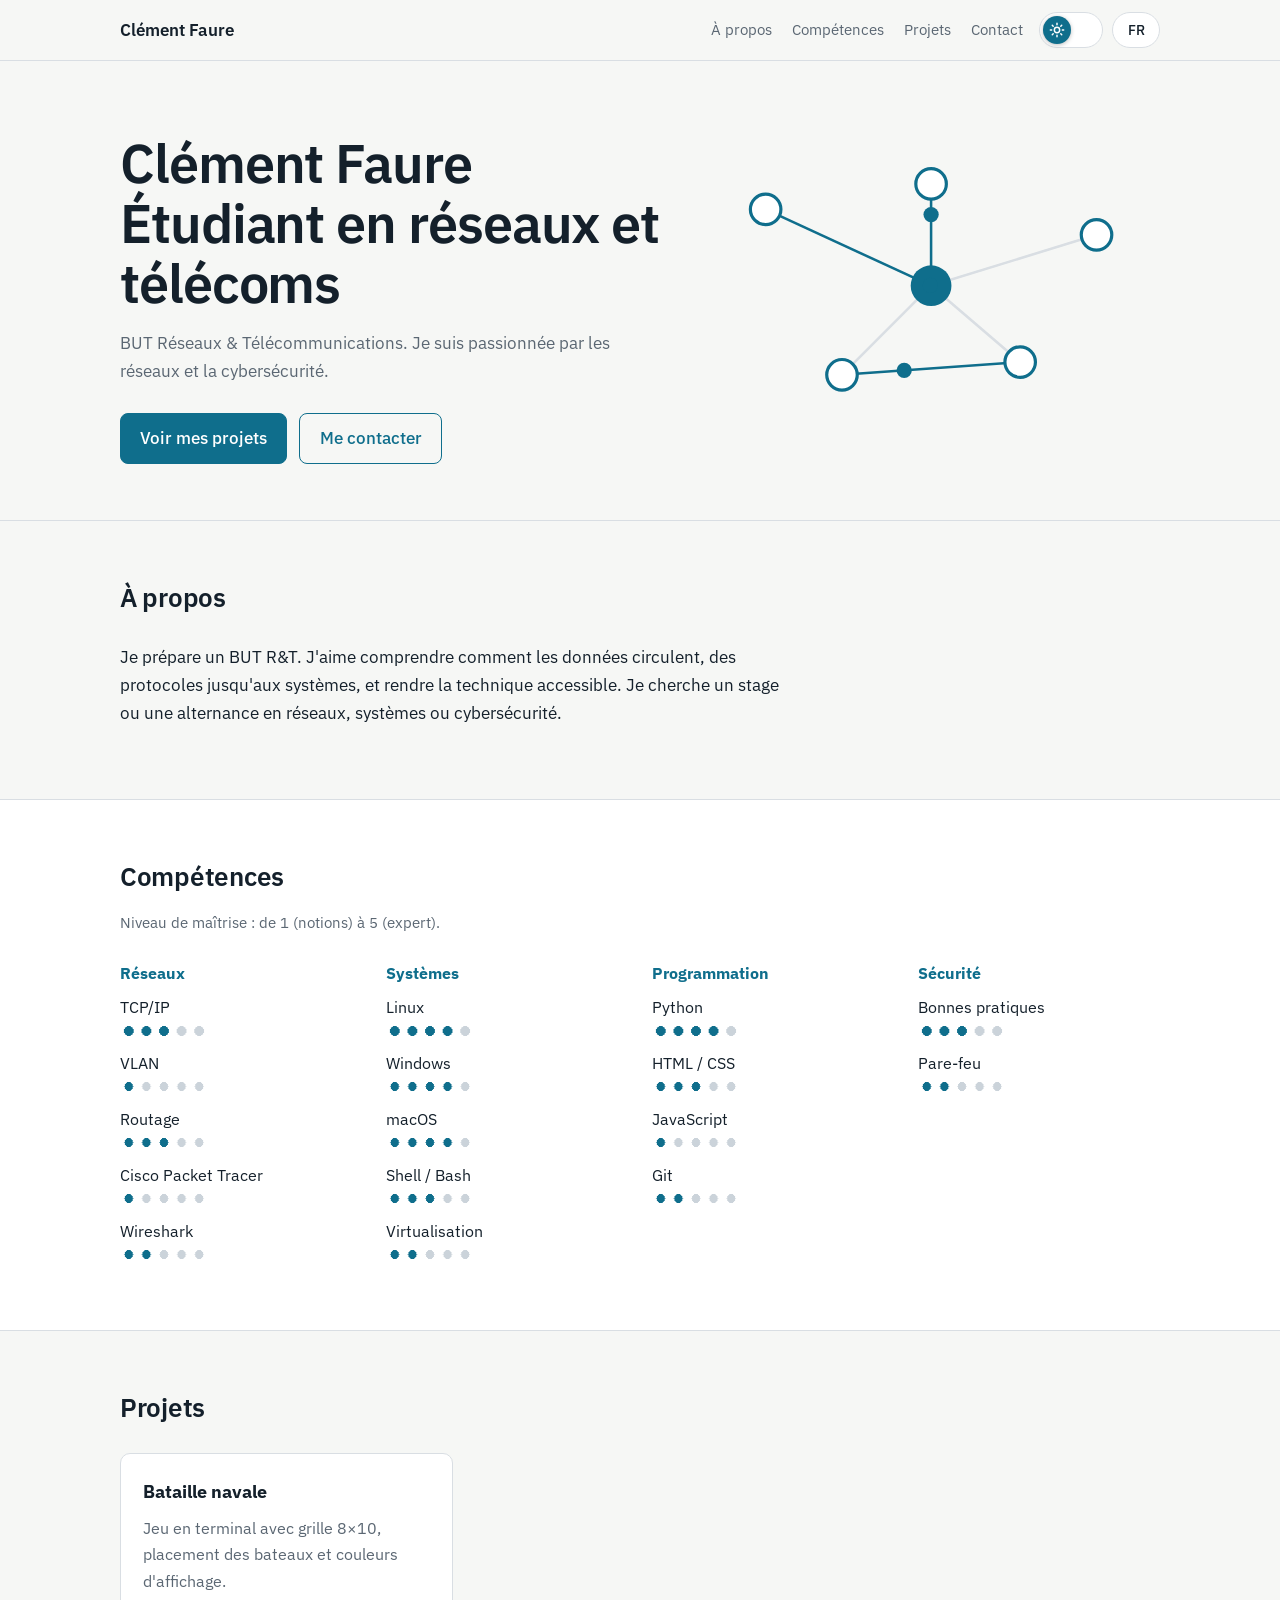
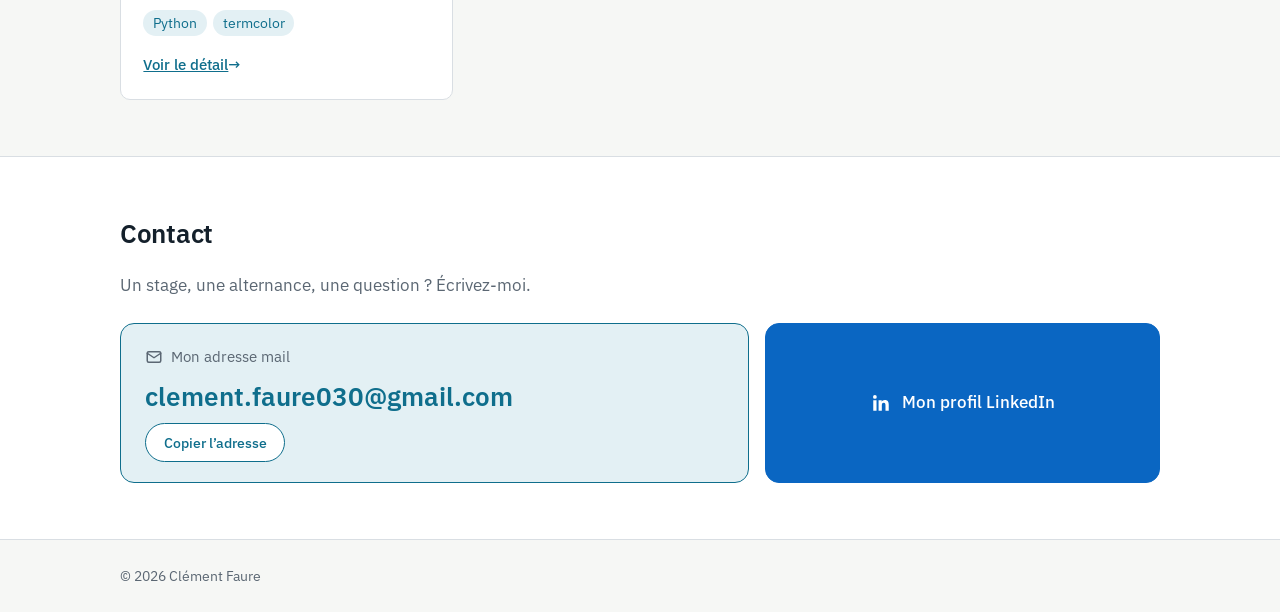
<file: index.html>
<!DOCTYPE html>
<html lang="fr" data-title-fr="Clément Faure – Portfolio R&T" data-title-en="Clément Faure – Networks & Telecom Portfolio">
<head>
<meta charset="utf-8">
<meta name="viewport" content="width=device-width, initial-scale=1">
<title>Clément Faure – Portfolio R&T</title>
<meta name="description" content="Portfolio BUT Réseaux & Télécommunications">
<link rel="preconnect" href="https://fonts.googleapis.com">
<link rel="preconnect" href="https://fonts.gstatic.com" crossorigin>
<link href="https://fonts.googleapis.com/css2?family=IBM+Plex+Sans:wght@400;500;600&display=swap" rel="stylesheet">
<link rel="stylesheet" href="style.css">
</head>
<body>

<header>
  <div class="wrap bar">
    <a class="logo" href="#top">Clément Faure</a>
    <nav aria-label="Navigation">
      <a href="#about"><span class="fr">À propos</span><span class="en">About</span></a>
      <a href="#skills"><span class="fr">Compétences</span><span class="en">Skills</span></a>
      <a href="#projects"><span class="fr">Projets</span><span class="en">Projects</span></a>
      <a href="#contact">Contact</a>
    </nav>
    <button id="lang" type="button" aria-label="Passer en anglais / Switch to English">FR</button>
  </div>
</header>

<main id="top">

  <!-- ===== ACCUEIL ===== -->
  <div class="wrap hero">
    <div>
      <h1>
        <span class="fr">Clément Faure<br>Étudiant en réseaux et télécoms</span>
        <span class="en">Clément Faure<br>Networks &amp; Telecom student</span>
      </h1>
      <p>
        <span class="fr">BUT Réseaux &amp; Télécommunications. Je suis passionnée par les réseaux et la cybersécurité.</span>
        <span class="en">BUT in Networks &amp; Telecommunications. I am passionate about networks and cybersecurity.</span>
      </p>
      <div class="btns">
        <a class="btn primary" href="#projects"><span class="fr">Voir mes projets</span><span class="en">See my projects</span></a>
        <a class="btn" href="#contact"><span class="fr">Me contacter</span><span class="en">Contact me</span></a>
      </div>
    </div>
    <svg class="topo" viewBox="0 0 360 260" role="img"
         aria-label="Schéma d'un réseau en étoile / Star network diagram">
      <line x1="50" y1="60" x2="180" y2="120"/><line x1="180" y1="40" x2="180" y2="120"/>
      <line x1="310" y1="80" x2="180" y2="120"/><line x1="110" y1="190" x2="180" y2="120"/>
      <line x1="250" y1="180" x2="180" y2="120"/><line x1="110" y1="190" x2="250" y2="180"/>
      <circle class="n" cx="50" cy="60" r="12"/><circle class="n" cx="180" cy="40" r="12"/>
      <circle class="n" cx="310" cy="80" r="12"/><circle class="n" cx="110" cy="190" r="12"/>
      <circle class="n" cx="250" cy="180" r="12"/>
      <circle class="hub" cx="180" cy="120" r="16"/>
      <circle class="packet" cx="0" cy="0" r="6"/>
    </svg>
  </div>

  <!-- ===== À PROPOS ===== -->
  <section id="about" class="about">
  <div class="wrap">
    <h2><span class="fr">À propos</span><span class="en">About</span></h2>
    <p class="fr">Je prépare un BUT R&amp;T. J'aime comprendre comment les données circulent, des protocoles jusqu'aux systèmes, et rendre la technique accessible. Je cherche un stage ou une alternance en réseaux, systèmes ou cybersécurité.</p>
    <p class="en">I'm studying for a BUT in Networks &amp; Telecom. I like understanding how data travels, from protocols to operating systems, and making technology easy to grasp. I'm looking for an internship or work-study position in networking, systems or cybersecurity.</p>
    </div>
  </section>

  <!-- ===== COMPÉTENCES ===== -->
  <section id="skills">
  <div class="wrap">
    <h2><span class="fr">Compétences</span><span class="en">Skills</span></h2>
    <p class="legend"><span class="fr">Niveau de maîtrise : de 1 (notions) à 5 (expert).</span><span class="en">Proficiency: from 1 (beginner) to 5 (advanced).</span></p>
    <!--
      NIVEAU DE MAÎTRISE : change le chiffre dans style="--lvl:4"
      (0 = aucun point, 5 = les 5 points remplis).
      Pour ajouter une compétence, copie une ligne <li> … </li>.
    -->
    <div class="skills">
      <div>
        <h3><span class="fr">Réseaux</span><span class="en">Networking</span></h3>
        <ul>
          <li><span>TCP/IP</span><span class="dots" style="--lvl:3" role="img" aria-label="3/5"></span></li>
          <li><span>VLAN</span><span class="dots" style="--lvl:1" role="img" aria-label="1/5"></span></li>
          <li><span>Routage</span><span class="dots" style="--lvl:3" role="img" aria-label="3/5"></span></li>
          <li><span>Cisco Packet Tracer</span><span class="dots" style="--lvl:1" role="img" aria-label="1/5"></span></li>
          <li><span>Wireshark</span><span class="dots" style="--lvl:2" role="img" aria-label="2/5"></span></li>
        </ul>
      </div>
      <div>
        <h3><span class="fr">Systèmes</span><span class="en">Systems</span></h3>
        <ul>
          <li><span>Linux</span><span class="dots" style="--lvl:4" role="img" aria-label="4/5"></span></li>
          <li><span>Windows</span><span class="dots" style="--lvl:4" role="img" aria-label="4/5"></span></li>
          <li><span>macOS</span><span class="dots" style="--lvl:4" role="img" aria-label="4/5"></span></li>
          <li><span>Shell / Bash</span><span class="dots" style="--lvl:3" role="img" aria-label="3/5"></span></li>
          <li><span><span class="fr">Virtualisation</span><span class="en">Virtualization</span></span><span class="dots" style="--lvl:2" role="img" aria-label="2/5"></span></li>
        </ul>
      </div>
      <div>
        <h3><span class="fr">Programmation</span><span class="en">Programming</span></h3>
        <ul>
          <li><span>Python</span><span class="dots" style="--lvl:4" role="img" aria-label="4/5"></span></li>
          <li><span>HTML / CSS</span><span class="dots" style="--lvl:3" role="img" aria-label="3/5"></span></li>
          <li><span>JavaScript</span><span class="dots" style="--lvl:1" role="img" aria-label="1/5"></span></li>
          <li><span>Git</span><span class="dots" style="--lvl:2" role="img" aria-label="2/5"></span></li>
        </ul>
      </div>
      <div>
        <h3><span class="fr">Sécurité</span><span class="en">Security</span></h3>
        <ul>
          <li><span><span class="fr">Bonnes pratiques</span><span class="en">Best practices</span></span><span class="dots" style="--lvl:3" role="img" aria-label="3/5"></span></li>
          <li><span><span class="fr">Pare-feu</span><span class="en">Firewalls</span></span><span class="dots" style="--lvl:2" role="img" aria-label="2/5"></span></li>
        </ul>
      </div>
    </div>
    </div>
  </section>

  <!-- ===== PROJETS ===== -->
  <section id="projects">
  <div class="wrap">
    <h2><span class="fr">Projets</span><span class="en">Projects</span></h2>

    <!--
      ╔══════════════ COMMENT AJOUTER UN PROJET ══════════════╗
      1. Copie un bloc <article class="project"> … </article> ci-dessous
      2. Colle-le juste avant </div> (la fin de la grille)
      3. Remplace les textes : chaque texte existe en version
         <span class="fr"> (français) et <span class="en"> (anglais)
      4. Pour les tags, ajoute ou supprime des <li>
      5. Pour la page détail : copie projet-modele.html, renomme-la
         (ex. projet-monprojet.html) et mets son nom dans href="..."
      ╚════════════════════════════════════════════════════════╝
    -->
    <div class="projects">

      <article class="project">
        <h3><span class="fr">Bataille navale</span><span class="en">Battleship game</span></h3>
        <p class="fr">Jeu en terminal avec grille 8×10, placement des bateaux et couleurs d'affichage.</p>
        <p class="en">Terminal game with an 8×10 grid, ship placement and coloured output.</p>
        <ul class="tags"><li>Python</li><li>termcolor</li></ul>
        <a href="projet-bataille-navale.html"><span class="fr">Voir le détail</span><span class="en">See details</span></a>
      </article>



    </div>
    </div>
  </section>

  <!-- ===== CONTACT ===== -->
    <section id="contact" class="contact">
  <div class="wrap">
    <h2>Contact</h2>
    <p class="contact-intro">
      <span class="fr">Un stage, une alternance, une question ? Écrivez-moi.</span>
      <span class="en">An internship, a work-study role, a question? Get in touch.</span>
    </p>
    <div class="contact-row">

      <div class="mail-card">
        <span class="mail-label">
          <svg viewBox="0 0 24 24" width="18" height="18" fill="none" stroke="currentColor" stroke-width="2" stroke-linecap="round" stroke-linejoin="round" aria-hidden="true"><rect x="3" y="5" width="18" height="14" rx="2"/><path d="m3 7 9 6 9-6"/></svg>
          <span class="fr">Mon adresse mail</span><span class="en">My email address</span>
        </span>
        <a class="mail-addr" href="mailto:clement.faure030@gmail.com">clement.faure030@gmail.com</a>
        <button class="copy" type="button" data-copy="clement.faure030@gmail.com">
          <span class="lbl"><span class="fr">Copier l’adresse</span><span class="en">Copy address</span></span>
          <span class="done"><span class="fr">Copié ✓</span><span class="en">Copied ✓</span></span>
        </button>
      </div>

      <a class="btn linkedin" href="https://www.linkedin.com/in/cl%C3%A9ment-faure-53a6b233b" target="_blank" rel="noopener noreferrer">
        <svg viewBox="0 0 24 24" width="22" height="22" fill="currentColor" aria-hidden="true"><path d="M20.45 20.45h-3.56v-5.57c0-1.33-.03-3.04-1.85-3.04-1.86 0-2.14 1.45-2.14 2.94v5.67H9.35V9h3.41v1.56h.05c.48-.9 1.64-1.85 3.37-1.85 3.6 0 4.27 2.37 4.27 5.45v6.29zM5.34 7.43a2.06 2.06 0 1 1 0-4.12 2.06 2.06 0 0 1 0 4.12zM7.12 20.45H3.56V9h3.56v11.45z"/></svg>
        <span class="fr">Mon profil LinkedIn</span><span class="en">My LinkedIn profile</span>
      </a>

    </div>
  </div>
  </section>
</main>

<footer>
  <div class="wrap">© <span id="year"></span> Clément Faure</div>
</footer>

<script src="script.js"></script>
</body>
</html>
</file>
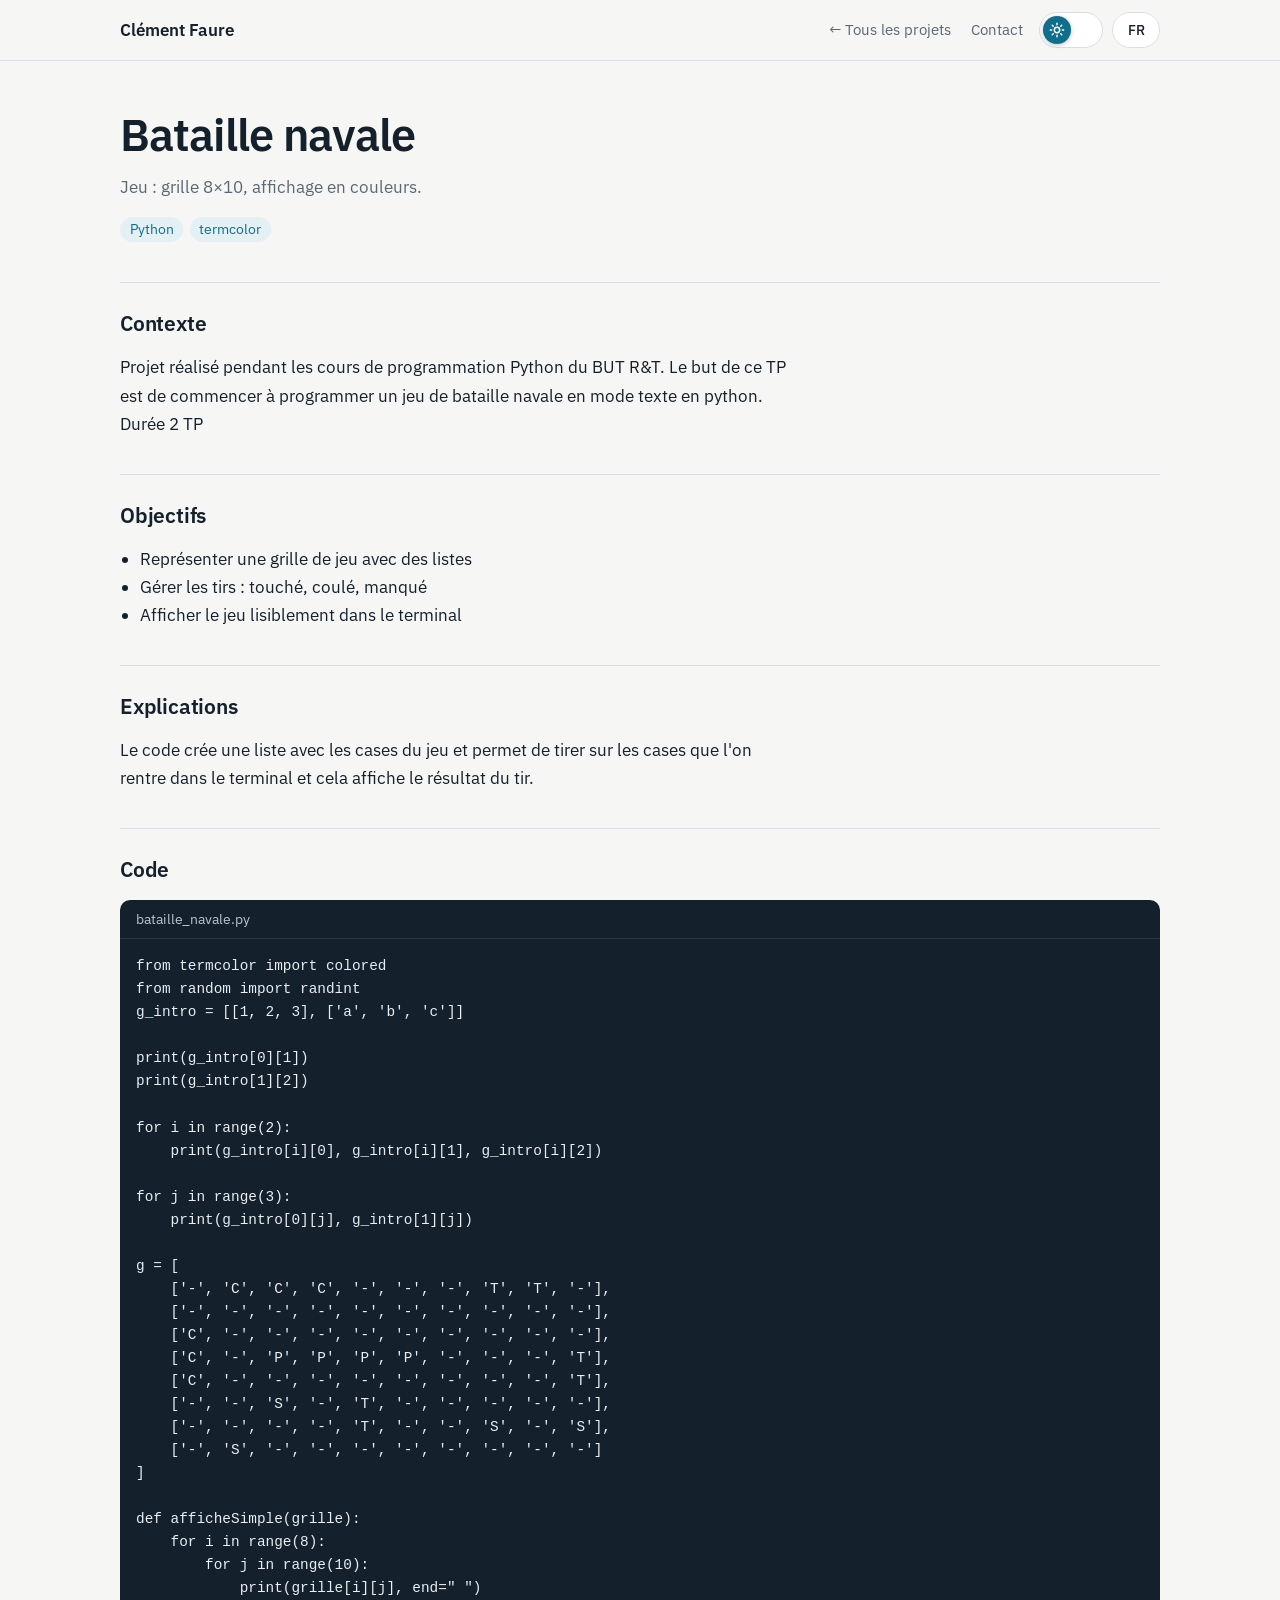
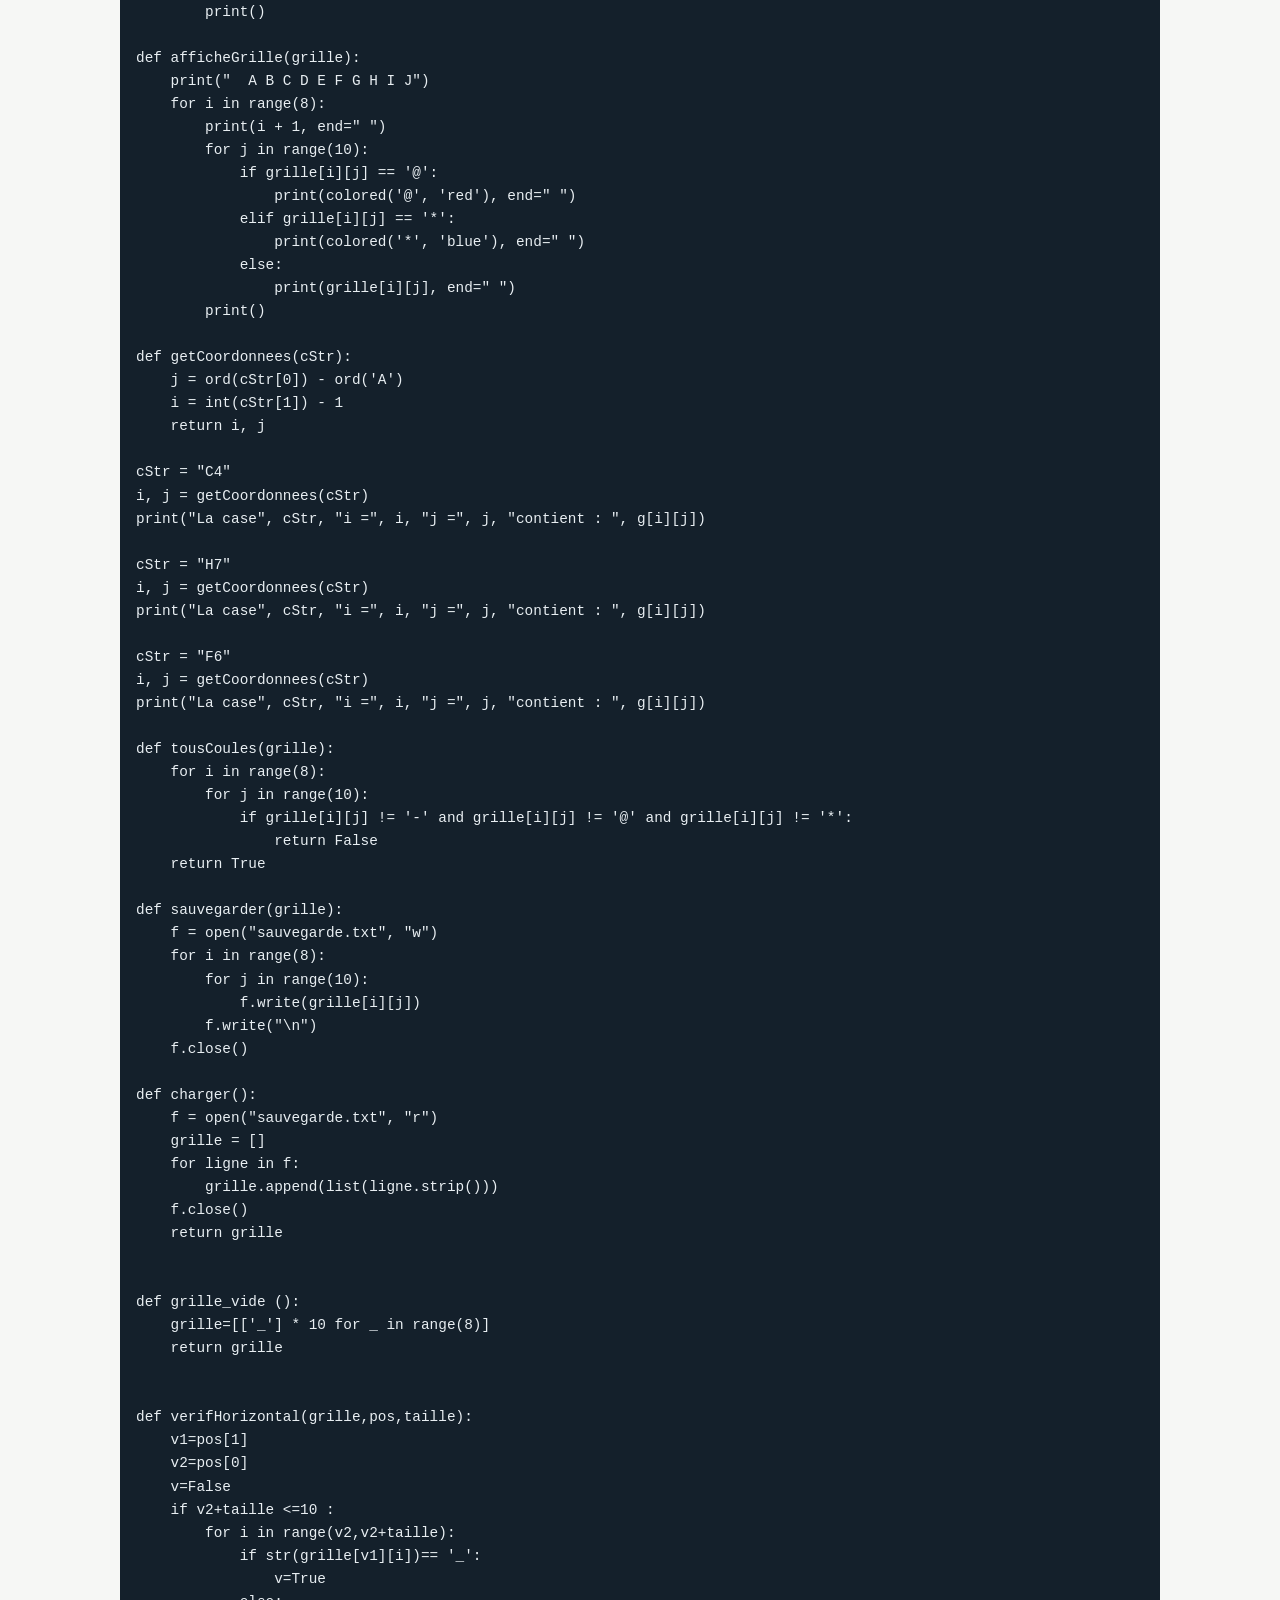
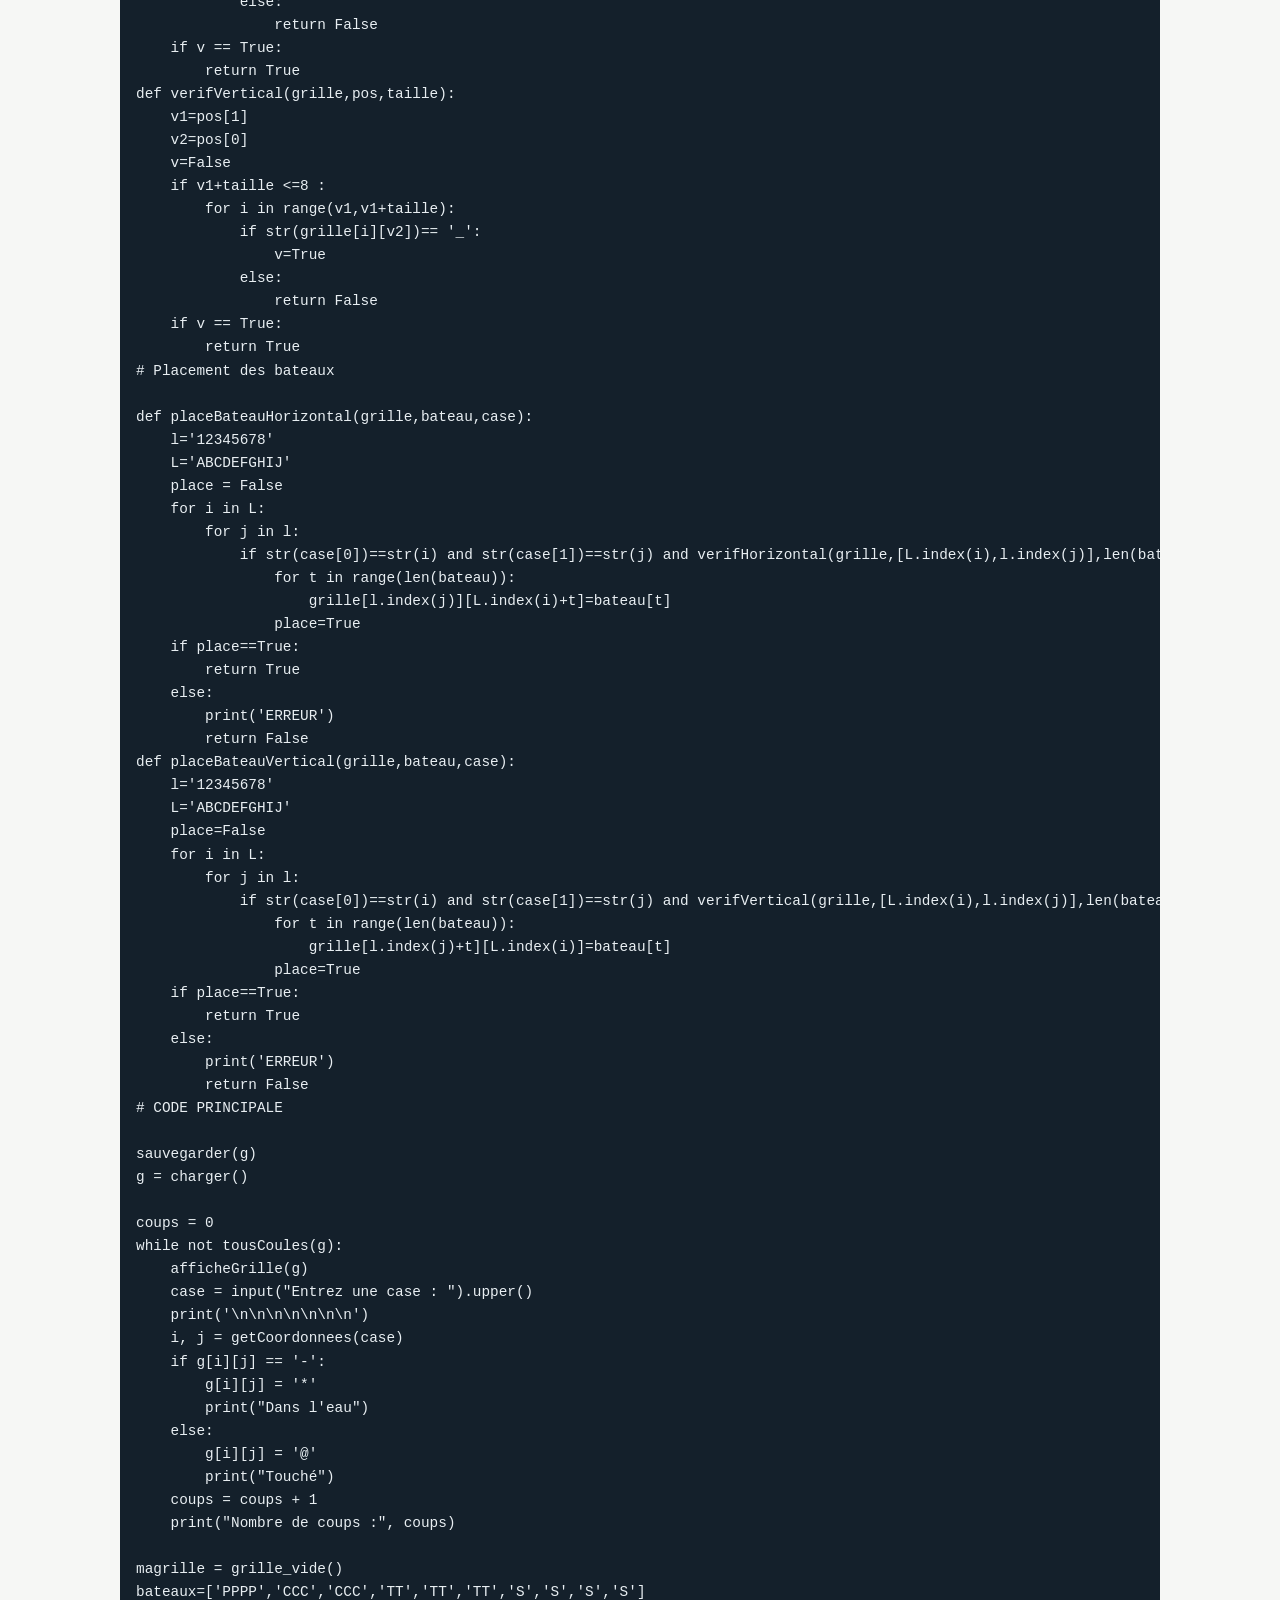
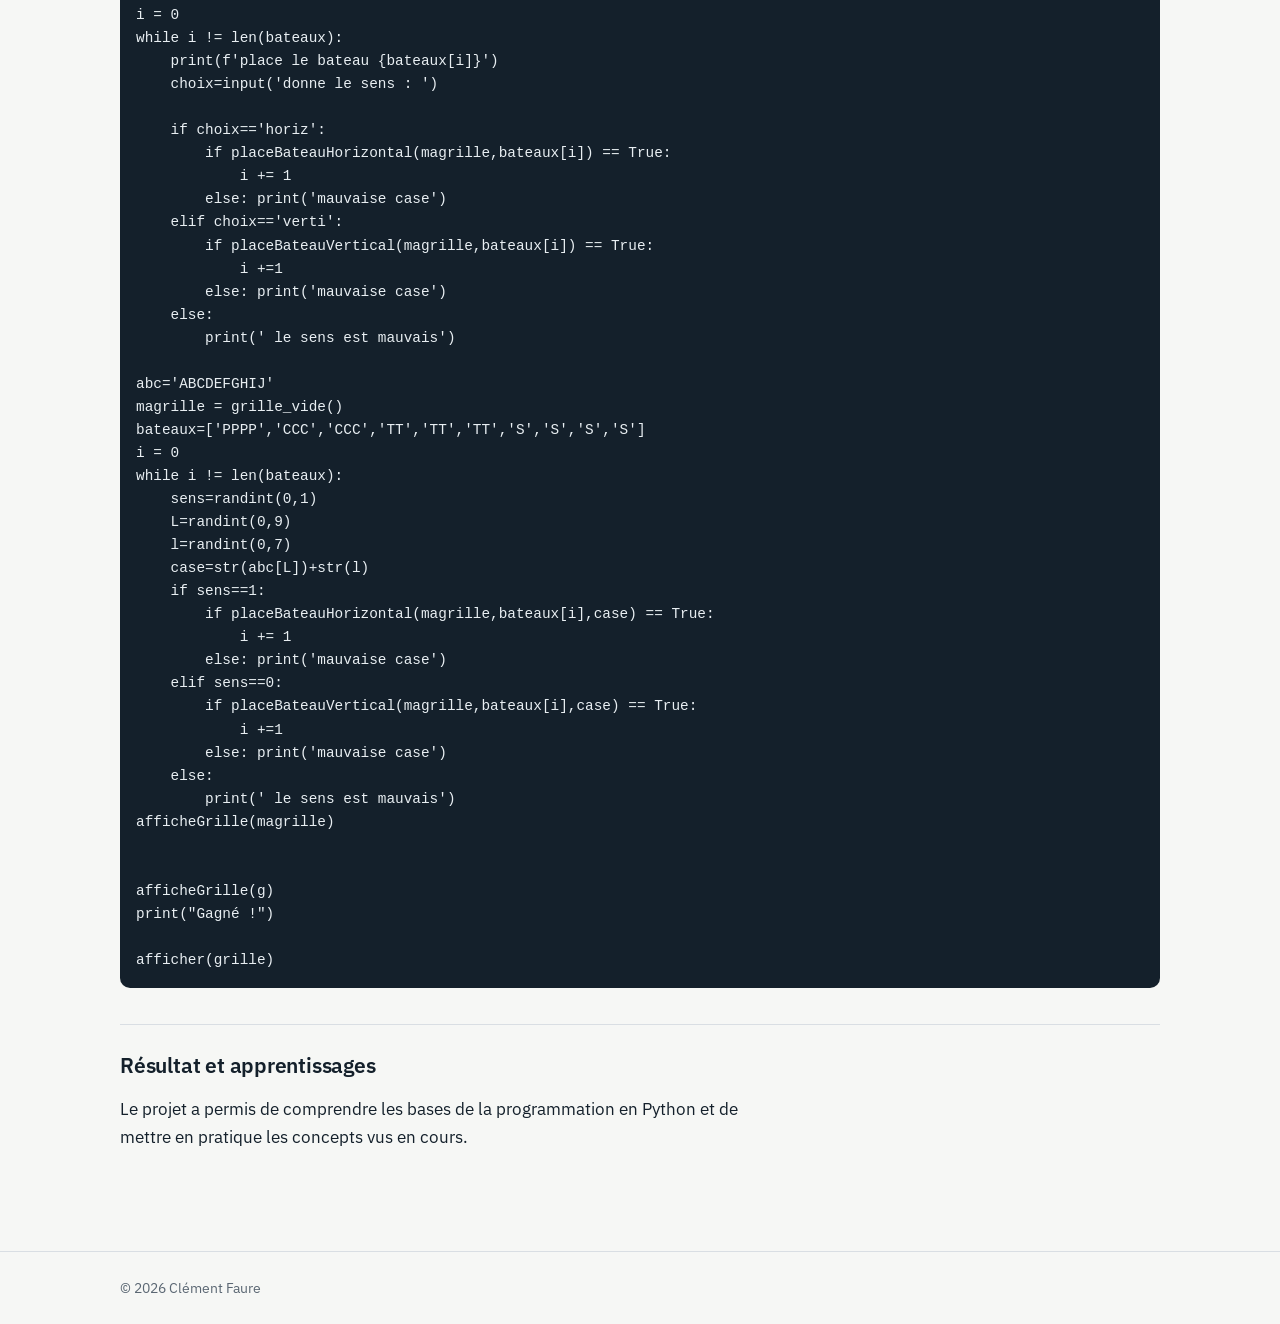
<file: projet-bataille-navale.html>
<!DOCTYPE html>
<html lang="fr" data-title-fr="Bataille navale – Clément" data-title-en="Battleship game – Clément">
<head>
<meta charset="utf-8">
<meta name="viewport" content="width=device-width, initial-scale=1">
<title>Bataille navale – Clément</title>
<link rel="preconnect" href="https://fonts.googleapis.com">
<link rel="preconnect" href="https://fonts.gstatic.com" crossorigin>
<link href="https://fonts.googleapis.com/css2?family=IBM+Plex+Sans:wght@400;500;600&display=swap" rel="stylesheet">
<link rel="stylesheet" href="style.css">
</head>
<body>

<header>
  <div class="wrap bar">
    <a class="logo" href="index.html">Clément Faure</a>
    <nav aria-label="Navigation">
      <a href="index.html#projects"><span class="fr">← Tous les projets</span><span class="en">← All projects</span></a>
      <a href="index.html#contact">Contact</a>
    </nav>
    <button id="lang" type="button" aria-label="Passer en anglais / Switch to English">FR</button>
  </div>
</header>

<main class="wrap detail">

  <h1><span class="fr">Bataille navale</span><span class="en">Battleship game</span></h1>
  <p class="lead"><span class="fr">Jeu : grille 8×10, affichage en couleurs.</span><span class="en">Terminal game: 8×10 grid,coloured output.</span></p>
  <ul class="tags"><li>Python</li><li>termcolor</li></ul>

  <div class="block">
    <h2><span class="fr">Contexte</span><span class="en">Context</span></h2>
    <p class="fr">Projet réalisé pendant les cours de programmation Python du BUT R&amp;T. Le but de ce TP est de commencer à programmer un jeu de bataille navale en mode texte en python. Durée 2 TP </p>
    <p class="en">Project built during the Python programming classes of the BUT R&amp;T. The goal of this lab exercise is to begin programming a text-based Battleship game in Python. Duration: 2 TP  .</p>
  </div>

  <div class="block">
    <h2><span class="fr">Objectifs</span><span class="en">Goals</span></h2>
    <ul class="fr">
        <li>Représenter une grille de jeu avec des listes</li>
        <li>Gérer les tirs : touché, coulé, manqué</li>
        <li>Afficher le jeu lisiblement dans le terminal</li>
    </ul>
    <ul class="en">
        <li>Represent a game board with lists</li>
        <li>Handle shots: hit, sunk, missed</li>
        <li>Display the game clearly in the terminal</li>
    </ul>
  </div>

  <div class="block">
    <h2><span class="fr">Explications</span><span class="en">How it works</span></h2>
    <p class="fr">Le code crée une liste avec les cases du jeu et permet de tirer sur les cases que l'on rentre dans le terminal et cela affiche le résultat du tir.</p>
    <p class="en">The code creates a list with the game cells and allows shooting on the cells entered in the terminal, displaying the result of the shot.</p>
    <!-- Pour ajouter une capture d’écran : <img src="images/capture.png" alt="Description"> -->
  </div>

  <div class="block">
    <h2>Code</h2>
    <!-- Colle ton code entre <pre><code> et </code></pre>.
         Si ton code contient &lt; ou &amp;, écris &amp;lt; et &amp;amp; à la place. -->
    <figure class="code">
      <figcaption>bataille_navale.py</figcaption>
      <pre><code>from termcolor import colored
from random import randint
g_intro = [[1, 2, 3], ['a', 'b', 'c']]

print(g_intro[0][1])
print(g_intro[1][2])

for i in range(2):
    print(g_intro[i][0], g_intro[i][1], g_intro[i][2])

for j in range(3):
    print(g_intro[0][j], g_intro[1][j])

g = [
    ['-', 'C', 'C', 'C', '-', '-', '-', 'T', 'T', '-'],
    ['-', '-', '-', '-', '-', '-', '-', '-', '-', '-'],
    ['C', '-', '-', '-', '-', '-', '-', '-', '-', '-'],
    ['C', '-', 'P', 'P', 'P', 'P', '-', '-', '-', 'T'],
    ['C', '-', '-', '-', '-', '-', '-', '-', '-', 'T'],
    ['-', '-', 'S', '-', 'T', '-', '-', '-', '-', '-'],
    ['-', '-', '-', '-', 'T', '-', '-', 'S', '-', 'S'],
    ['-', 'S', '-', '-', '-', '-', '-', '-', '-', '-']
]

def afficheSimple(grille):
    for i in range(8):
        for j in range(10):
            print(grille[i][j], end=" ")
        print()

def afficheGrille(grille):
    print("  A B C D E F G H I J")
    for i in range(8):
        print(i + 1, end=" ")
        for j in range(10):
            if grille[i][j] == '@':
                print(colored('@', 'red'), end=" ")
            elif grille[i][j] == '*':
                print(colored('*', 'blue'), end=" ")
            else:
                print(grille[i][j], end=" ")
        print()

def getCoordonnees(cStr):
    j = ord(cStr[0]) - ord('A')
    i = int(cStr[1]) - 1
    return i, j

cStr = "C4"
i, j = getCoordonnees(cStr)
print("La case", cStr, "i =", i, "j =", j, "contient : ", g[i][j])

cStr = "H7"
i, j = getCoordonnees(cStr)
print("La case", cStr, "i =", i, "j =", j, "contient : ", g[i][j])

cStr = "F6"
i, j = getCoordonnees(cStr)
print("La case", cStr, "i =", i, "j =", j, "contient : ", g[i][j])

def tousCoules(grille):
    for i in range(8):
        for j in range(10):
            if grille[i][j] != '-' and grille[i][j] != '@' and grille[i][j] != '*':
                return False
    return True

def sauvegarder(grille):
    f = open("sauvegarde.txt", "w")
    for i in range(8):
        for j in range(10):
            f.write(grille[i][j])
        f.write("\n")
    f.close()

def charger():
    f = open("sauvegarde.txt", "r")
    grille = []
    for ligne in f:
        grille.append(list(ligne.strip()))
    f.close()
    return grille
    
    
def grille_vide ():
    grille=[['_'] * 10 for _ in range(8)]
    return grille


def verifHorizontal(grille,pos,taille):
    v1=pos[1]
    v2=pos[0]
    v=False
    if v2+taille <=10 :
        for i in range(v2,v2+taille):
            if str(grille[v1][i])== '_':
                v=True
            else: 
                return False
    if v == True:
        return True
def verifVertical(grille,pos,taille):
    v1=pos[1]
    v2=pos[0]
    v=False
    if v1+taille <=8 :
        for i in range(v1,v1+taille):
            if str(grille[i][v2])== '_':
                v=True
            else: 
                return False
    if v == True:
        return True
# Placement des bateaux

def placeBateauHorizontal(grille,bateau,case):
    l='12345678'
    L='ABCDEFGHIJ'
    place = False
    for i in L:
        for j in l:
            if str(case[0])==str(i) and str(case[1])==str(j) and verifHorizontal(grille,[L.index(i),l.index(j)],len(bateau))==True:
                for t in range(len(bateau)):
                    grille[l.index(j)][L.index(i)+t]=bateau[t]
                place=True
    if place==True:
        return True
    else:
        print('ERREUR')
        return False
def placeBateauVertical(grille,bateau,case):
    l='12345678'
    L='ABCDEFGHIJ'
    place=False
    for i in L:
        for j in l:
            if str(case[0])==str(i) and str(case[1])==str(j) and verifVertical(grille,[L.index(i),l.index(j)],len(bateau))==True:
                for t in range(len(bateau)):
                    grille[l.index(j)+t][L.index(i)]=bateau[t]
                place=True
    if place==True:
        return True
    else:
        print('ERREUR')
        return False
# CODE PRINCIPALE

sauvegarder(g)
g = charger()

coups = 0
while not tousCoules(g):
    afficheGrille(g)
    case = input("Entrez une case : ").upper()
    print('\n\n\n\n\n\n\n')
    i, j = getCoordonnees(case)
    if g[i][j] == '-':
        g[i][j] = '*'
        print("Dans l'eau")
    else:
        g[i][j] = '@'
        print("Touché")
    coups = coups + 1
    print("Nombre de coups :", coups)

magrille = grille_vide()
bateaux=['PPPP','CCC','CCC','TT','TT','TT','S','S','S','S']
i = 0
while i != len(bateaux):
    print(f'place le bateau {bateaux[i]}')
    choix=input('donne le sens : ')
    
    if choix=='horiz':
        if placeBateauHorizontal(magrille,bateaux[i]) == True:
            i += 1
        else: print('mauvaise case')
    elif choix=='verti':
        if placeBateauVertical(magrille,bateaux[i]) == True:
            i +=1
        else: print('mauvaise case')
    else:
        print(' le sens est mauvais')

abc='ABCDEFGHIJ'
magrille = grille_vide()
bateaux=['PPPP','CCC','CCC','TT','TT','TT','S','S','S','S']
i = 0
while i != len(bateaux):
    sens=randint(0,1)
    L=randint(0,9)
    l=randint(0,7)
    case=str(abc[L])+str(l)
    if sens==1:
        if placeBateauHorizontal(magrille,bateaux[i],case) == True:
            i += 1
        else: print('mauvaise case')
    elif sens==0:
        if placeBateauVertical(magrille,bateaux[i],case) == True:
            i +=1
        else: print('mauvaise case')
    else:
        print(' le sens est mauvais')   
afficheGrille(magrille)


afficheGrille(g)
print("Gagné !")

afficher(grille)</code></pre>
    </figure>
  </div>

  <div class="block">
    <h2><span class="fr">Résultat et apprentissages</span><span class="en">Result and lessons learned</span></h2>
    <p class="fr">Le projet a permis de comprendre les bases de la programmation en Python et de mettre en pratique les concepts vus en cours.</p>
    <p class="en">The project allowed me to understand the basics of Python programming and apply the concepts learned in class.</p>
  </div>
</main>

<footer>
  <div class="wrap">© <span id="year"></span> Clément Faure</div>
</footer>

<script src="script.js"></script>
</body>
</html>
</file>
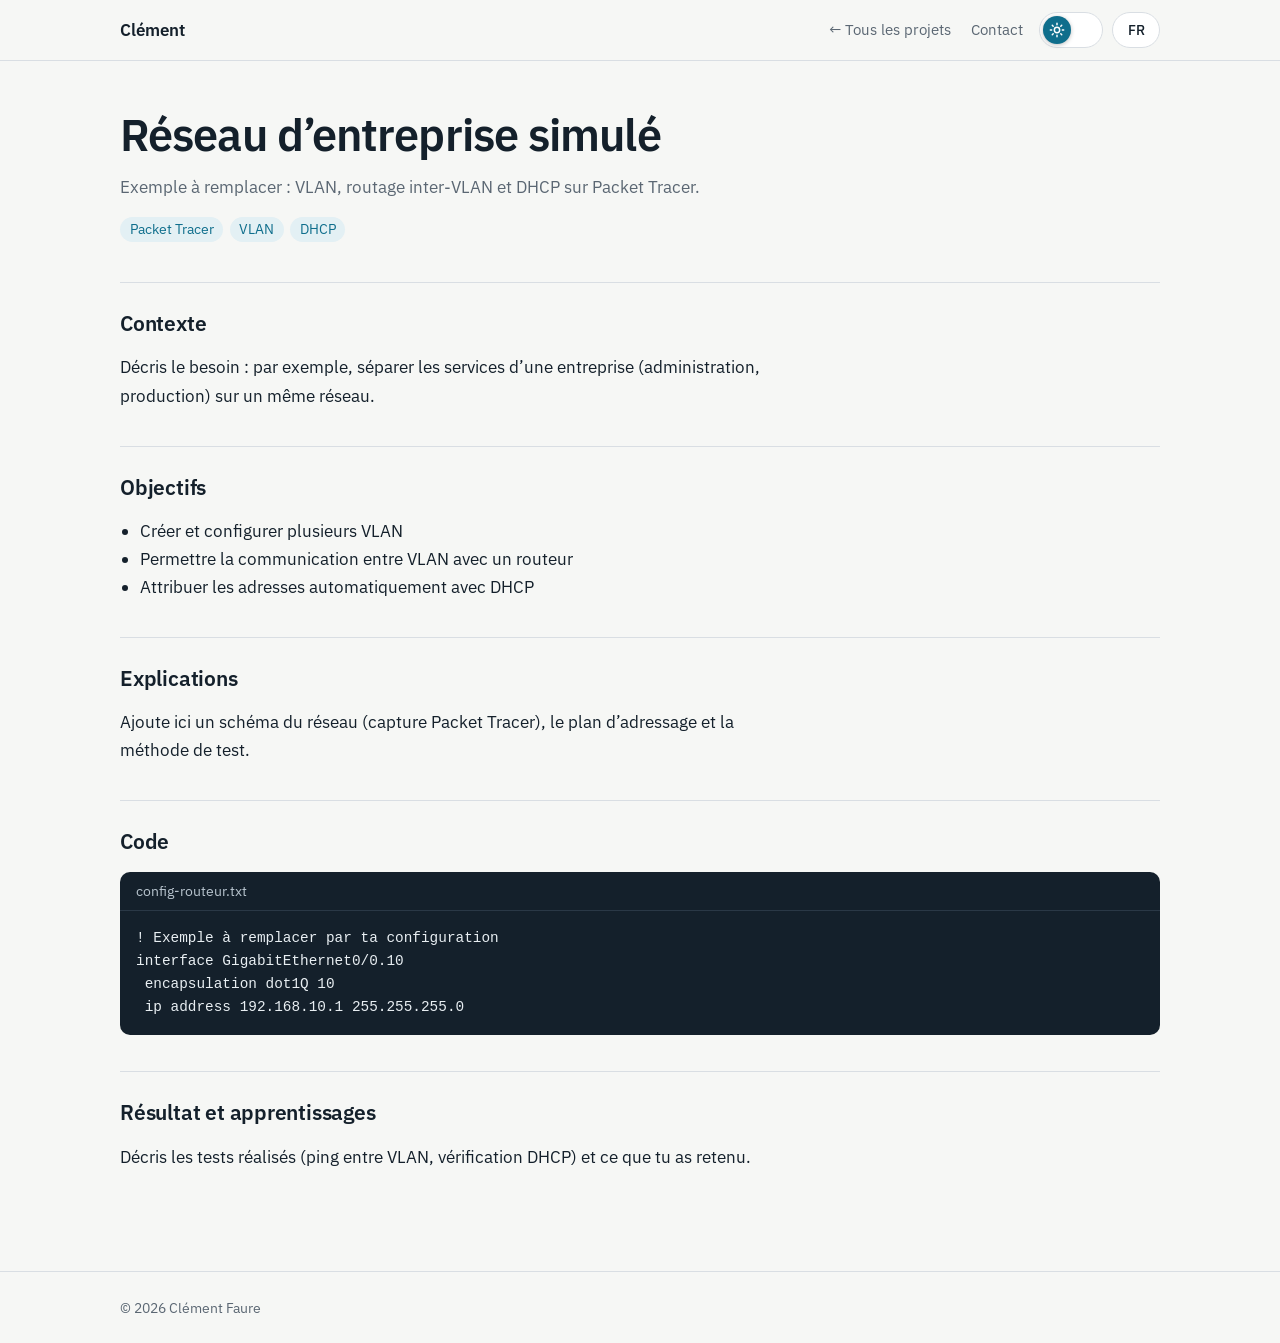
<file: projet-reseau.html>
<!DOCTYPE html>
<html lang="fr" data-title-fr="Réseau d’entreprise simulé – Clément" data-title-en="Simulated company network – Clément">
<head>
<meta charset="utf-8">
<meta name="viewport" content="width=device-width, initial-scale=1">
<title>Réseau d’entreprise simulé – Clément</title>
<link rel="preconnect" href="https://fonts.googleapis.com">
<link rel="preconnect" href="https://fonts.gstatic.com" crossorigin>
<link href="https://fonts.googleapis.com/css2?family=IBM+Plex+Sans:wght@400;500;600&display=swap" rel="stylesheet">
<link rel="stylesheet" href="style.css">
</head>
<body>

<header>
  <div class="wrap bar">
    <a class="logo" href="index.html">Clément</a>
    <nav aria-label="Navigation">
      <a href="index.html#projects"><span class="fr">← Tous les projets</span><span class="en">← All projects</span></a>
      <a href="index.html#contact">Contact</a>
    </nav>
    <button id="lang" type="button" aria-label="Passer en anglais / Switch to English">FR</button>
  </div>
</header>

<main class="wrap detail">

  <h1><span class="fr">Réseau d’entreprise simulé</span><span class="en">Simulated company network</span></h1>
  <p class="lead"><span class="fr">Exemple à remplacer : VLAN, routage inter-VLAN et DHCP sur Packet Tracer.</span><span class="en">Example to replace: VLANs, inter-VLAN routing and DHCP in Packet Tracer.</span></p>
  <ul class="tags"><li>Packet Tracer</li><li>VLAN</li><li>DHCP</li></ul>

  <div class="block">
    <h2><span class="fr">Contexte</span><span class="en">Context</span></h2>
    <p class="fr">Décris le besoin : par exemple, séparer les services d’une entreprise (administration, production) sur un même réseau.</p>
    <p class="en">Describe the need: for example, separating company departments (admin, production) on the same network.</p>
  </div>

  <div class="block">
    <h2><span class="fr">Objectifs</span><span class="en">Goals</span></h2>
    <ul class="fr">
        <li>Créer et configurer plusieurs VLAN</li>
        <li>Permettre la communication entre VLAN avec un routeur</li>
        <li>Attribuer les adresses automatiquement avec DHCP</li>
    </ul>
    <ul class="en">
        <li>Create and configure several VLANs</li>
        <li>Allow communication between VLANs with a router</li>
        <li>Assign addresses automatically with DHCP</li>
    </ul>
  </div>

  <div class="block">
    <h2><span class="fr">Explications</span><span class="en">How it works</span></h2>
    <p class="fr">Ajoute ici un schéma du réseau (capture Packet Tracer), le plan d’adressage et la méthode de test.</p>
    <p class="en">Add here a network diagram (Packet Tracer screenshot), the addressing plan and your testing method.</p>
    <!-- Pour ajouter une capture d’écran : <img src="images/capture.png" alt="Description"> -->
  </div>

  <div class="block">
    <h2>Code</h2>
    <!-- Colle ton code entre <pre><code> et </code></pre>.
         Si ton code contient &lt; ou &amp;, écris &amp;lt; et &amp;amp; à la place. -->
    <figure class="code">
      <figcaption>config-routeur.txt</figcaption>
      <pre><code>! Exemple à remplacer par ta configuration
interface GigabitEthernet0/0.10
 encapsulation dot1Q 10
 ip address 192.168.10.1 255.255.255.0</code></pre>
    </figure>
  </div>

  <div class="block">
    <h2><span class="fr">Résultat et apprentissages</span><span class="en">Result and lessons learned</span></h2>
    <p class="fr">Décris les tests réalisés (ping entre VLAN, vérification DHCP) et ce que tu as retenu.</p>
    <p class="en">Describe the tests you ran (inter-VLAN ping, DHCP check) and what you took away.</p>
  </div>
</main>

<footer>
  <div class="wrap">© <span id="year"></span> Clément Faure</div>
</footer>

<script src="script.js"></script>
</body>
</html>
</file>
<file: style.css>
/* ===== Palette : modifie ici les couleurs du site ===== */
:root{
  --paper:#F6F7F5; --card:#FFFFFF; --ink:#14202B; --muted:#5B6773;
  --line:#D9DEE3; --accent:#0F6E8C; --accent-soft:#E3F0F4;
  --maxw:1040px; --gutter:1.25rem;
  --track:#CBD3DA; --header-bg:rgba(246,247,245,.94); --code-bg:#14202B; --on-accent:#FFFFFF;
}
*{box-sizing:border-box}
html{-webkit-text-size-adjust:100%}
html{scroll-behavior:smooth;scroll-padding-top:5rem}
body{margin:0;background:var(--paper);color:var(--ink);
  font:400 1.0625rem/1.65 "IBM Plex Sans",system-ui,-apple-system,"Segoe UI",sans-serif}
a{color:var(--accent)}
a:focus-visible,button:focus-visible{outline:3px solid var(--accent);outline-offset:3px;border-radius:4px}
.wrap{width:min(var(--maxw),100% - 2 * var(--gutter));margin-inline:auto;padding-inline:0}

/* ===== Langue : un seul texte visible à la fois ===== */
html[lang="fr"] .en{display:none}
html[lang="en"] .fr{display:none}

/* ===== En-tête ===== */
header{position:sticky;top:0;z-index:10;background:var(--header-bg);
  backdrop-filter:blur(6px);border-bottom:1px solid var(--line)}
.bar{display:flex;align-items:center;gap:1rem;padding-block:.75rem}
.logo{font-weight:600;text-decoration:none;color:var(--ink)}
nav{display:flex;align-items:center;gap:1.25rem;margin-left:auto}
nav a{text-decoration:none;color:var(--muted);font-size:.95rem}
nav a:hover{color:var(--ink)}
#lang{font:inherit;font-size:.9rem;font-weight:500;cursor:pointer;color:var(--ink);
  background:var(--card);border:1px solid var(--line);border-radius:999px;padding:.3rem .9rem}
#lang:hover{border-color:var(--accent);color:var(--accent)}

/* ===== Accueil ===== */
.hero{display:grid;grid-template-columns:1.2fr 1fr;gap:2rem;align-items:center;padding-block:4.5rem 3.5rem}
.hero h1{font-size:clamp(2.1rem,5vw,3.4rem);line-height:1.1;margin:0 0 1rem;font-weight:600;letter-spacing:-.02em}
.hero p{margin:0 0 1.75rem;color:var(--muted);max-width:34rem}
.btns{display:flex;flex-wrap:wrap;gap:.75rem}
.btn{display:inline-block;padding:.65rem 1.2rem;border-radius:8px;text-decoration:none;font-weight:500;
  border:1px solid var(--accent);color:var(--accent)}
.btn.primary{background:var(--accent);color:var(--on-accent)}
.btn:hover{filter:brightness(.92)}
.topo{width:100%;height:auto}
.topo line{stroke:var(--line);stroke-width:2;transition:stroke .4s ease}
.topo line.lit{stroke:var(--accent)}
.topo circle.n{fill:var(--card);stroke:var(--accent);stroke-width:2.5}
.topo circle.hub{fill:var(--accent)}
/* les paquets sont déplacés au hasard par script.js (invisibles tant que le script n'a pas démarré) */
.topo .packet{fill:var(--accent);opacity:0;transition:opacity .3s ease}
.topo .ping{fill:none;stroke:var(--accent);stroke-width:2;transform-box:fill-box;transform-origin:center;
  pointer-events:none;animation:ping .9s ease-out forwards}
@keyframes ping{from{transform:scale(1);opacity:.7}to{transform:scale(2.6);opacity:0}}

/* ===== Sections ===== */
section{padding:3.5rem 0;border-top:1px solid var(--line)}
/* bandes alternées : chaque section est bien séparée de la suivante */
section:nth-of-type(even){background:var(--card)}
h2{font-size:1.6rem;margin:0 0 1.5rem;font-weight:600;letter-spacing:-.01em}
.about p{margin:0 0 1rem;max-width:42rem}

.skills{display:grid;grid-template-columns:repeat(auto-fit,minmax(min(100%,200px),1fr));gap:1.5rem}
.skills h3{font-size:1rem;margin:0 0 .5rem;color:var(--accent)}
.skills ul{margin:0;padding:0;list-style:none}
.skills li{display:flex;flex-direction:column;gap:.35rem;margin:0 0 .9rem;color:var(--ink);font-size:1rem}
.legend{margin:-.75rem 0 1.5rem;color:var(--muted);font-size:.95rem}
/* 5 points de niveau : --lvl (0 à 5) est défini dans le HTML */
.dots{display:block;width:5.5rem;height:.6rem;
  background:linear-gradient(to right,var(--accent) calc(var(--lvl) * 20%),var(--track) 0);
  -webkit-mask:radial-gradient(circle closest-side,#000 96%,transparent 100%) 0 0/20% 100% repeat-x;
  mask:radial-gradient(circle closest-side,#000 96%,transparent 100%) 0 0/20% 100% repeat-x}

/* ===== Projets ===== */
.projects{display:grid;grid-template-columns:repeat(auto-fill,minmax(min(100%,290px),1fr));gap:1.25rem}
.project{background:var(--card);border:1px solid var(--line);border-radius:10px;padding:1.4rem;
  display:flex;flex-direction:column}
.project h3{margin:0 0 .5rem;font-size:1.15rem}
.project p{margin:0 0 1rem;color:var(--muted);font-size:1rem}
.tags{list-style:none;margin:auto 0 1rem;padding:0;display:flex;flex-wrap:wrap;gap:.4rem}
.tags li{background:var(--accent-soft);color:var(--accent);font-size:.85rem;padding:.1rem .6rem;border-radius:999px}
.project a{font-weight:500;font-size:.95rem}

/* ===== Contact & pied de page ===== */
.contact ul{list-style:none;margin:0;padding:0;display:grid;gap:.75rem}
.contact li{overflow-wrap:anywhere}
footer{border-top:1px solid var(--line);padding:1.5rem 0;color:var(--muted);font-size:.9rem}

/* ===== Contact ===== */
.contact-intro{margin:-.5rem 0 1.5rem;color:var(--muted);max-width:36rem}
.contact-row{display:flex;flex-wrap:wrap;gap:1rem;align-items:stretch}
.mail-card{flex:2 1 280px;display:flex;flex-direction:column;align-items:flex-start;gap:.65rem;
  background:var(--accent-soft);border:1px solid var(--accent);border-radius:14px;padding:1.25rem 1.5rem}
.mail-label{display:flex;align-items:center;gap:.5rem;color:var(--muted);font-size:.95rem}
.mail-addr{font-size:clamp(1.1rem,4.8vw,1.6rem);font-weight:600;line-height:1.3;overflow-wrap:anywhere;
  text-decoration:none;color:var(--accent)}
.mail-addr:hover{text-decoration:underline;text-underline-offset:4px}
.copy{position:relative;overflow:hidden;font:inherit;font-size:.9rem;font-weight:500;cursor:pointer;
  color:var(--accent);background:var(--card);border:1px solid var(--accent);border-radius:999px;padding:.4rem 1.1rem;
  -webkit-tap-highlight-color:transparent;transition:background-color .2s,color .2s,transform .15s}
.copy:active{transform:scale(.96)}
.copy .done{display:none}
.copy.copied{background:var(--accent);color:var(--on-accent)}
.copy.copied .lbl{display:none}
.copy.copied .done{display:inline}
.btn.linkedin{flex:1 1 220px;display:flex;align-items:center;justify-content:center;gap:.65rem;
  background:#0A66C2;border-color:#0A66C2;color:#fff;font-size:1.05rem;border-radius:14px;padding:1.25rem 1.5rem}

/* ===== Mobile ===== */
@media (max-width:760px){
  :root{--gutter:1.75rem}
  body{font-size:1rem;line-height:1.6;overflow-wrap:break-word}
  p,li{hyphens:auto}
  html{scroll-padding-top:6.5rem}
  .bar{display:grid;grid-template-columns:1fr auto;grid-template-areas:"logo lang" "nav nav";
    gap:.25rem 1rem;padding-block:.6rem 0}
  .logo{grid-area:logo;font-size:1.1rem}
  #lang{grid-area:lang;min-width:3rem;min-height:2.5rem}
  nav{grid-area:nav;margin:0;flex-wrap:wrap;gap:0 1.25rem}
  nav a{padding:.55rem 0;font-size:1rem}
  .hero{grid-template-columns:1fr;gap:1.5rem;padding-block:2rem 2.5rem}
  .topo{max-width:260px;margin:0 auto;order:-1}
  .hero h1{font-size:1.9rem}
  .hero p{font-size:1.05rem}
  .skills h3,.project h3{font-size:1.1rem}
  .skills{gap:1.25rem}
  footer{font-size:.85rem}
  .btns .btn{flex:1 1 100%;text-align:center;padding:.8rem 1rem}
  section{padding:2.5rem 0}
  h2{font-size:1.4rem;margin-bottom:1.25rem}
  .project{padding:1.2rem}
  .mail-card{padding:1.1rem}
  .btn.linkedin{padding:1.05rem}
}
/* ===== Page détail d'un projet ===== */
.detail{padding-block:3rem 4rem}
.detail h1{font-size:clamp(1.9rem,4.5vw,2.8rem);line-height:1.15;margin:0 0 .75rem;font-weight:600;letter-spacing:-.02em}
.lead{color:var(--muted);max-width:42rem;margin:0 0 1rem}
.detail .tags{margin:0 0 2.5rem}
.block{margin:0 0 2.25rem;padding-top:1.5rem;border-top:1px solid var(--line)}
.block h2{font-size:1.3rem;margin:0 0 .75rem}
.block p,.block ul{max-width:42rem;margin:0 0 1rem}
.block ul{padding-left:1.25rem}
.code{margin:0 0 1rem;border-radius:10px;overflow:hidden;background:var(--code-bg)}
.code figcaption{padding:.5rem 1rem;font-size:.85rem;color:#B8C4CE;border-bottom:1px solid #2A3846}
.code pre{margin:0;padding:1rem;overflow-x:auto;color:#E8EEF2;
  font:400 .9rem/1.6 ui-monospace,SFMono-Regular,Menlo,Consolas,monospace;tab-size:4}
.detail img{max-width:100%;height:auto;border-radius:8px;border:1px solid var(--line)}
@media (max-width:760px){.detail{padding-block:2rem 3rem}.code pre{font-size:.82rem}}
/* ===== Animations des boutons (déclenchées par script.js) ===== */
.btn,#lang{position:relative;overflow:hidden;-webkit-tap-highlight-color:transparent;
  transition:transform .15s ease,box-shadow .2s ease,background-color .2s,border-color .2s,color .2s}
.btn:hover,#lang:hover{transform:translateY(-2px);box-shadow:0 6px 16px rgba(15,110,140,.18)}
.btn:active,#lang:active{transform:scale(.96);box-shadow:none}
.ripple{position:absolute;border-radius:50%;background:currentColor;opacity:.25;
  transform:scale(0);animation:ripple .55s ease-out;pointer-events:none}
.btn.primary .ripple{background:var(--on-accent);opacity:.4}
@keyframes ripple{to{transform:scale(1);opacity:0}}
#lang.flip{animation:flip .4s ease}
@keyframes flip{0%{transform:rotateX(0)}50%{transform:rotateX(90deg)}100%{transform:rotateX(0)}}
body.swap main{animation:swap .4s ease}
@keyframes swap{from{opacity:.15;transform:translateY(6px)}to{opacity:1;transform:none}}
.project a::after{content:" →";display:inline-block;transition:transform .2s ease}
.project a:hover::after{transform:translateX(4px)}
nav a{position:relative}
nav a::after{content:"";position:absolute;left:0;right:0;bottom:.25rem;height:2px;background:var(--accent);
  transform:scaleX(0);transform-origin:left;transition:transform .25s ease}
nav a:hover::after{transform:scaleX(1)}
@media (prefers-reduced-motion:reduce){
  .btn,#lang,.project a::after,nav a::after{transition:none}
  .btn:hover,#lang:hover,.btn:active,#lang:active{transform:none}
  .ripple{display:none}
  #lang.flip,body.swap main{animation:none}
}
</file>
